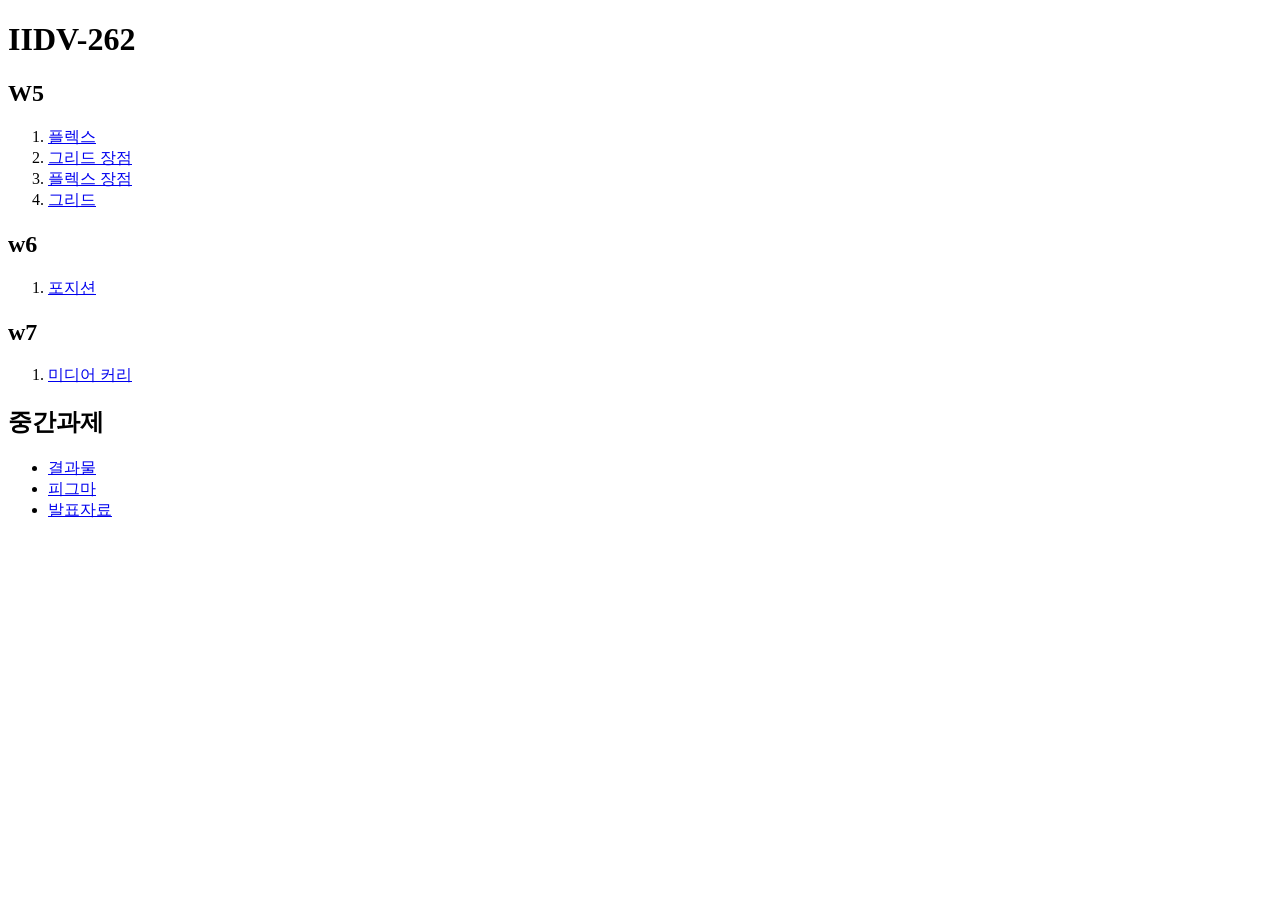
<file: index.html>
<!doctype html>
<html lang="ko">
  <head>
    <meta charset="UTF-8" />
    <meta name="viewport" content="width=device-width, initial-scale=1.0" />
    <title>IIDB-262</title>
  </head>
  <body>
    <h1>IIDV-262</h1>
    <h2>W5</h2>
    <ol>
      <li>
        <a href="./src/w5/code1/index.html">플렉스</a>
      </li>
      <li>
        <a href="./src/w5/code2/index.html">그리드 장점</a>
      </li>
      <li>
        <a href="./src/w5/code3/index.html">플렉스 장점</a>
      </li>
      <li>
        <a href="./src/w5/code4/index.html">그리드</a>
      </li>
    </ol>
    <h2>w6</h2>
    <ol>
      <li>
        <a href="./src/w6/code1/index.html">포지션</a>
      </li>
    </ol>
    <h2>w7</h2>
    <ol>
      <li>
        <a href="./src/w7/code1/index.html"> 미디어 커리 </a>
      </li>
    </ol>
    <h2>중간과제</h2>
    <ul>
      <li><a href="./src/mid/index.html">결과물</a></li>
      <li>
        <a
          href="https://www.figma.com/design/KnkJXyuBuDyLRHQcosePjd/%EC%A4%91%EA%B0%84%EA%B3%BC%EC%A0%9C%ED%94%84%EB%A1%9C%EC%A0%9D%ED%8A%B8?node-id=0-1&t=Oxr0FNFVxXrPdLkd-1"
          >피그마</a
        >
      </li>
      <li>
        <a href=https://youtu.be/sW1iZM9miWk>발표자료</a>
      </li>
    </ul>
  </body>
</html>
</file>
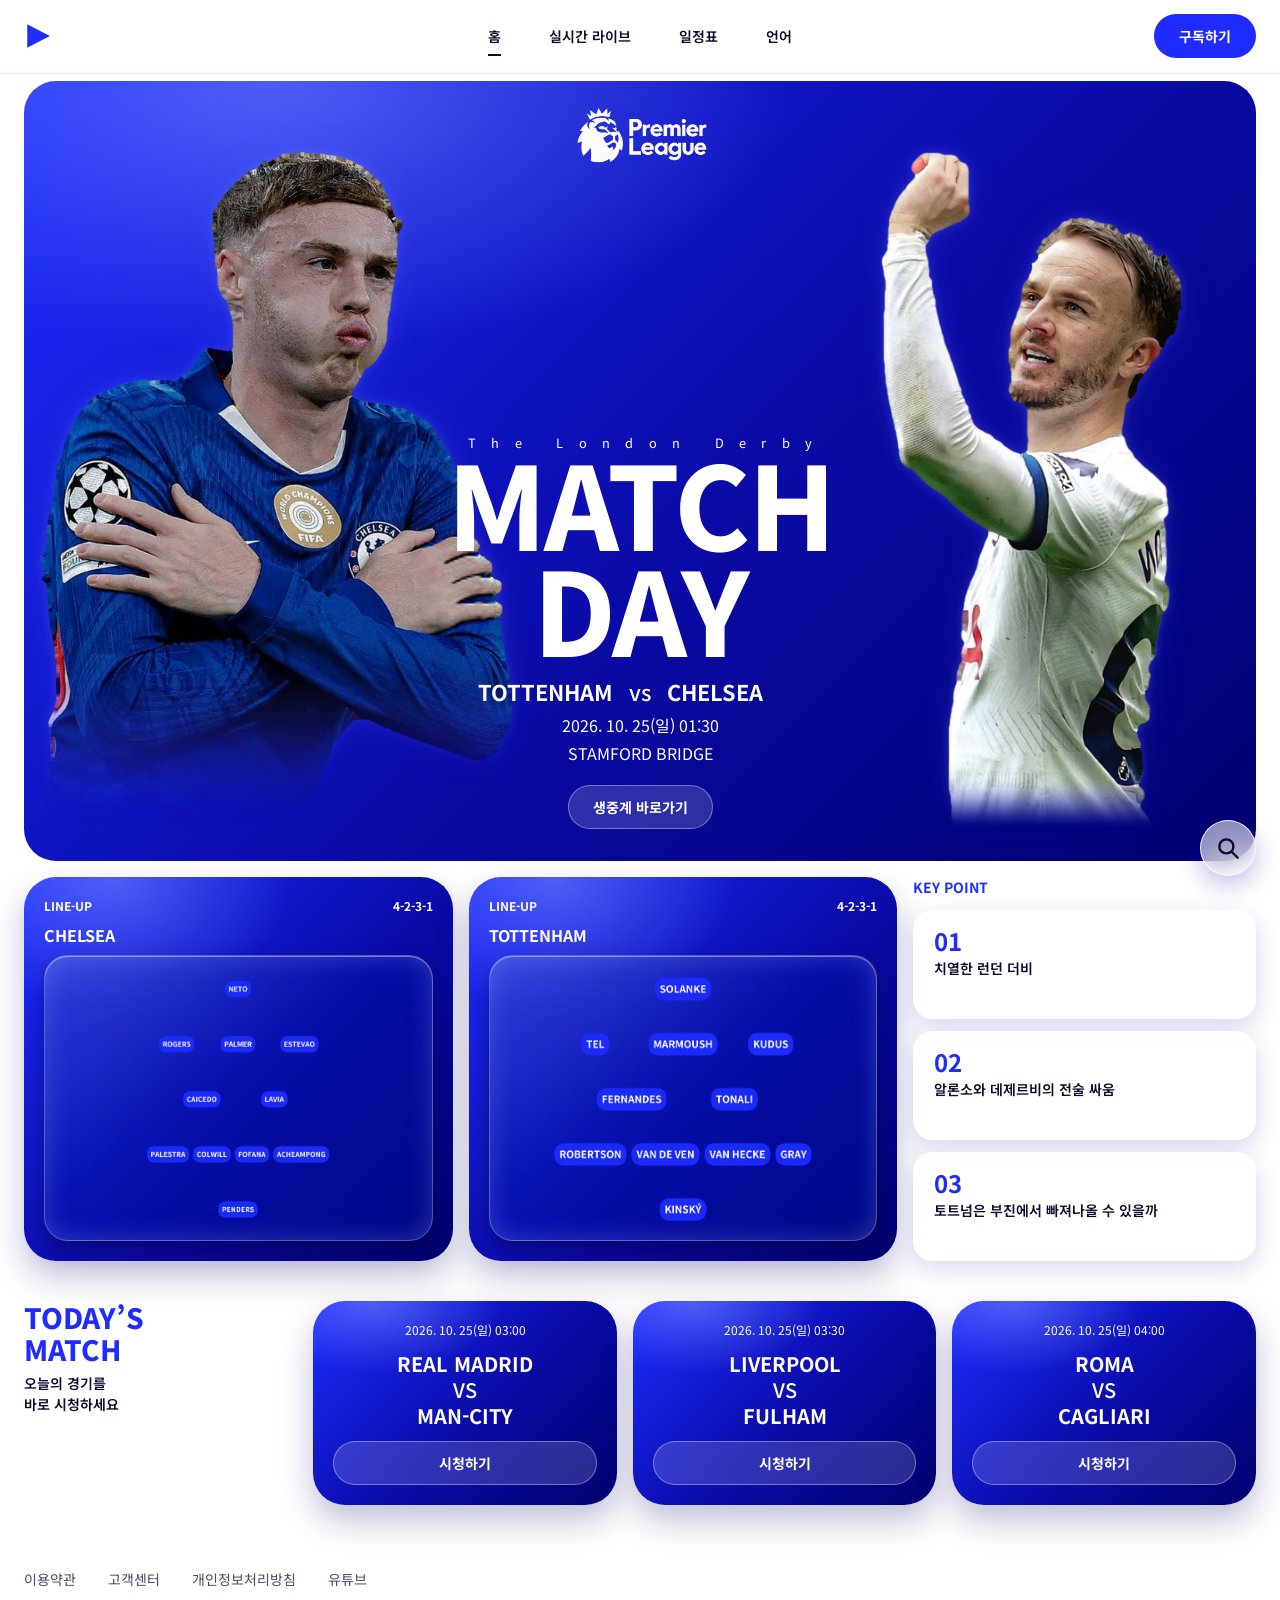
<file: src/mid/index.html>
<!doctype html>
<html lang="ko">
  <head>
    <meta charset="UTF-8" />
    <meta name="viewport" content="width=device-width, initial-scale=1" />
    <title>matchdayweb</title>
    <link rel="preconnect" href="https://fonts.googleapis.com" />
    <link rel="preconnect" href="https://fonts.gstatic.com" crossorigin />
    <link
      href="https://fonts.googleapis.com/css2?family=Noto+Sans+KR:wght@400;500;600;700;800&display=swap"
      rel="stylesheet"
    />
    <link rel="stylesheet" href="./style.css" />
  </head>
  <body>
    <header class="site-header">
      <nav class="nav container" aria-label="주요 메뉴">
        <a class="nav__logo" href="#" aria-label="s홈">
          <svg width="28" height="28" viewBox="0 0 26 26" aria-hidden="true">
            <path d="M3 2 L24 13 L3 24 Z" fill="#1f2bff" />
          </svg>
        </a>
        <ul class="nav__menu">
          <li><a class="is-active" href="#" aria-current="page">홈</a></li>
          <li><a href="#">실시간 라이브</a></li>
          <li><a href="#">일정표</a></li>
          <li><a href="#">언어</a></li>
        </ul>
        <div class="nav__actions">
          <a class="btn btn--primary" href="#">구독하기</a>
          <button class="menu-btn" type="button" aria-label="메뉴 열기">
            <svg
              width="22"
              height="22"
              viewBox="0 0 22 22"
              fill="none"
              stroke="currentColor"
              stroke-width="2"
              stroke-linecap="round"
              aria-hidden="true"
            >
              <path d="M3 6h16M3 11h16M3 16h16" />
            </svg>
          </button>
        </div>
      </nav>
    </header>

    <main class="container">
      <section class="player" aria-labelledby="player-title">
        <div class="player__photos">
          <img
            class="player-cutout"
            src="images/playerphoto1.png"
            alt="선수 이미지"
            decoding="async"
          />

          <img
            class="player-cutout"
            src="images/playerphoto2.png"
            alt="선수 이미지"
            decoding="async"
          />
        </div>
        <div class="epl__league">
          <img src="images/pllogo.png" alt="Premier League" decoding="async" />
        </div>

        <div class="matchtxt__content">
          <p class="matchtxt__head">The London Derby</p>
          <h1 class="matchtxt__title" id="match-title">MATCH<br />DAY</h1>
          <p class="matchtxt__teams">
            <span>TOTTENHAM</span> <span class="matchtxt__vs">vs</span>
            <span>CHELSEA</span>
          </p>
          <p class="matchtxt__date">2026. 10. 25(일) 01:30</p>
          <p class="matchtxt__venue">STAMFORD BRIDGE</p>
          <a class="btn btn--glass matchtxt__cta" href="#">생중계 바로가기</a>
        </div>
      </section>

      <!-- 라인업 -->
      <section class="info" aria-label="경기 정보">
        <article class="lineup lineup--home">
          <div class="lineup__head">
            <span>LINE-UP</span><span>4-2-3-1</span>
          </div>
          <h2 class="lineup__team">CHELSEA</h2>
          <div class="lineup__pitch">
            <!-- 데스크탑: timelinup1 / 태블릿·모바일(768px 이하): timelinup3 -->
            <picture>
              <source
                media="(max-width: 850px)"
                srcset="images/teamlineup3.png"
              />
              <img src="images/teamlineup1.png" alt="" />
            </picture>
          </div>
        </article>

        <article class="lineup lineup--away">
          <div class="lineup__head">
            <span>LINE-UP</span><span>4-2-3-1</span>
          </div>
          <h2 class="lineup__team">TOTTENHAM</h2>
          <div class="lineup__pitch">
            <!-- 데스크탑: timelinup2 / 태블릿·모바일(768px 이하): timelinup4 -->
            <picture>
              <source
                media="(max-width: 850px)"
                srcset="images/teamlineup4.png"
              />
              <img src="images/teamlineup2.png" alt="" />
            </picture>
          </div>
        </article>

        <aside class="key" aria-label="키포인트">
          <h2 class="section-label">KEY POINT</h2>
          <div class="key__item">
            <span class="key__num">01</span
            ><span class="key__text">치열한 런던 더비</span
            ><button class="key__more" type="button" aria-expanded="false">
              더보기
            </button>
          </div>
          <div class="key__item">
            <span class="key__num">02</span
            ><span class="key__text">알론소와 데제르비의 전술 싸움</span
            ><button class="key__more" type="button" aria-expanded="false">
              더보기
            </button>
          </div>
          <div class="key__item">
            <span class="key__num">03</span
            ><span class="key__text">토트넘은 부진에서 빠져나올 수 있을까</span
            ><button class="key__more" type="button" aria-expanded="false">
              더보기
            </button>
          </div>
        </aside>
      </section>

      <!-- 오늘의 경기 -->
      <section class="today" aria-labelledby="today-title">
        <div class="today__intro">
          <h2 class="today__title" id="today-title">TODAY’S<br />MATCH</h2>
          <p class="today__desc">오늘의 경기를<br />바로 시청하세요</p>
        </div>

        <article class="match">
          <p class="match__date">2026. 10. 25(일) 03:00</p>
          <p class="match__teams">
            <span>REAL MADRID</span> <span class="match__vs">VS</span>
            <span>MAN-CITY</span>
          </p>
          <a class="btn btn--glass" href="#">시청하기</a>
        </article>

        <article class="match">
          <p class="match__date">2026. 10. 25(일) 03:30</p>
          <p class="match__teams">
            <span>LIVERPOOL</span> <span class="match__vs">VS</span>
            <span>FULHAM</span>
          </p>
          <a class="btn btn--glass" href="#">시청하기</a>
        </article>

        <article class="match">
          <p class="match__date">2026. 10. 25(일) 04:00</p>
          <p class="match__teams">
            <span>ROMA</span> <span class="match__vs">VS</span>
            <span>CAGLIARI</span>
          </p>
          <a class="btn btn--glass" href="#">시청하기</a>
        </article>
      </section>
    </main>

    <footer class="container footer">
      <a href="#">이용약관</a>
      <a href="#">고객센터</a>
      <a href="#">개인정보처리방침</a>
      <a href="#">유튜브</a>
    </footer>

    <!-- 화면에 고정된 검색 버튼 -->
    <button class="search-fab" type="button" aria-label="검색">
      <svg
        width="26"
        height="26"
        viewBox="0 0 24 24"
        fill="none"
        stroke="currentColor"
        stroke-width="2.2"
        stroke-linecap="round"
        aria-hidden="true"
      >
        <circle cx="10.5" cy="10.5" r="6.5" />
        <path d="M15.5 15.5L21 21" />
      </svg>
    </button>

    <script>
      // 한 줄을 넘는 문장에만 '더보기' 버튼 활성화
      (function () {
        var items = document.querySelectorAll(".key__item");
        function check(item) {
          var text = item.querySelector(".key__text");
          var btn = item.querySelector(".key__more");
          if (!text || !btn || item.classList.contains("is-open")) return;
          btn.classList.toggle(
            "is-visible",
            text.scrollWidth > text.clientWidth,
          );
        }
        items.forEach(function (item) {
          var btn = item.querySelector(".key__more");
          btn.addEventListener("click", function () {
            var open = item.classList.toggle("is-open");
            btn.textContent = open ? "접기" : "더보기";
            btn.setAttribute("aria-expanded", open);
            if (!open) check(item);
          });
          if ("ResizeObserver" in window) {
            new ResizeObserver(function () {
              check(item);
            }).observe(item);
          }
          check(item);
        });
        window.addEventListener("resize", function () {
          items.forEach(check);
        });
        window.addEventListener("load", function () {
          items.forEach(check);
        });
      })();
    </script>
  </body>
</html>
</file>
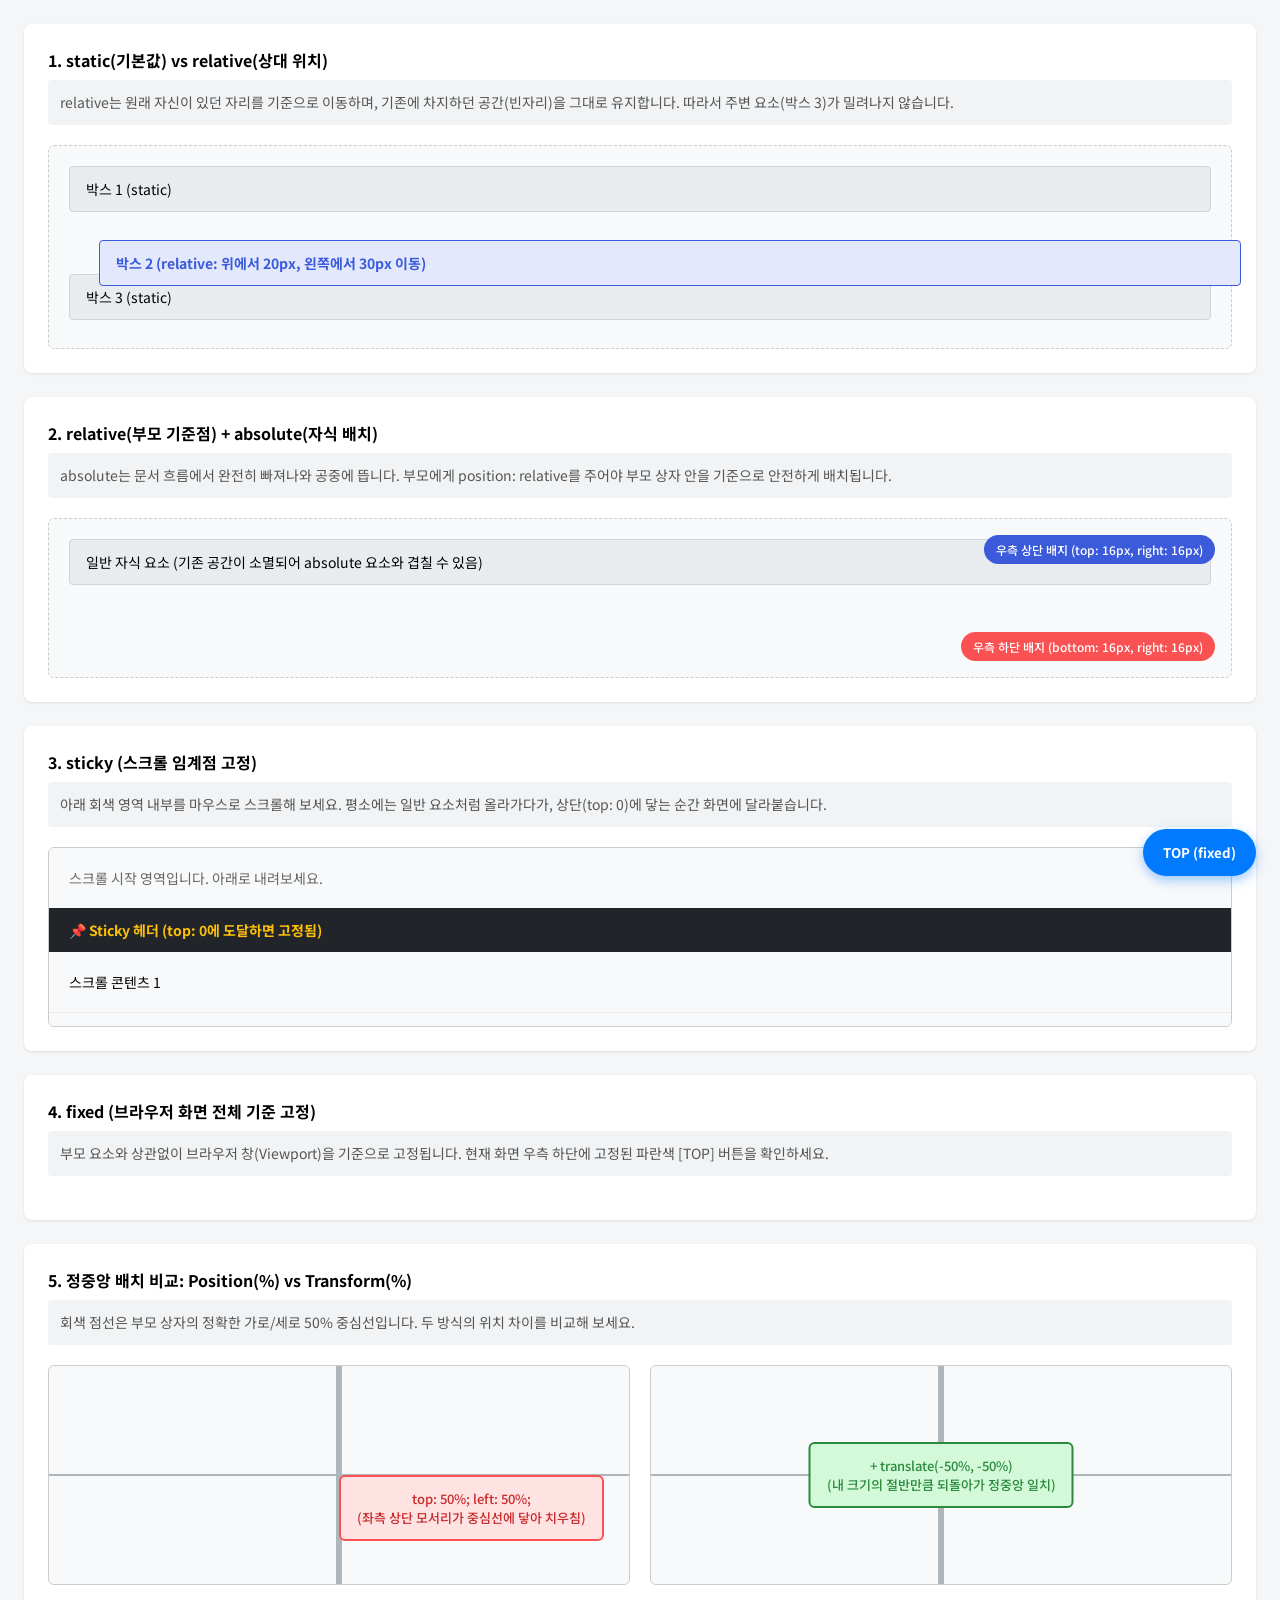
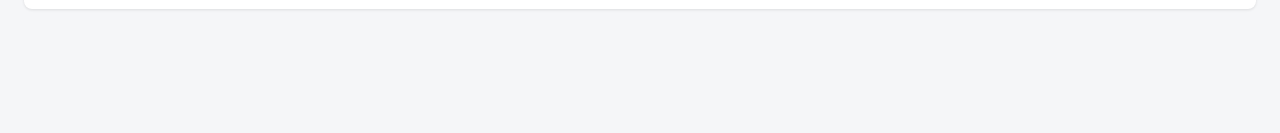
<file: src/w6/code1/index.html>
<!doctype html>
<html lang="en">
  <head>
    <meta charset="UTF-8" />
    <link rel="stylesheet" href="./style.css" />
    <meta name="viewport" content="width=device-width, initial-scale=1.0" />
    <title>Pen</title>
    <!-- Noto Sans KR 폰트 -->
    <link
      href="https://fonts.googleapis.com/css2?family=Noto+Sans+KR:wght@400;500;700&display=swap"
      rel="stylesheet"
    />
  </head>
  <body>
    <!-- 1. static vs relative -->
    <div class="box">
      <h3 class="title">1. static(기본값) vs relative(상대 위치)</h3>
      <p class="desc">
        relative는 원래 자신이 있던 자리를 기준으로 이동하며, 기존에 차지하던
        공간(빈자리)을 그대로 유지합니다. 따라서 주변 요소(박스 3)가 밀려나지
        않습니다.
      </p>

      <div class="demo-stage">
        <div class="item">박스 1 (static)</div>
        <div class="item pos-relative">
          박스 2 (relative: 위에서 20px, 왼쪽에서 30px 이동)
        </div>
        <div class="item" style="position: relative">박스 3 (static)</div>
      </div>
    </div>

    <!-- 2. relative(부모 기준점) + absolute(절대 위치) -->
    <div class="box">
      <h3 class="title">2. relative(부모 기준점) + absolute(자식 배치)</h3>
      <p class="desc">
        absolute는 문서 흐름에서 완전히 빠져나와 공중에 뜹니다. 부모에게
        position: relative를 주어야 부모 상자 안을 기준으로 안전하게 배치됩니다.
      </p>

      <div class="demo-stage parent-relative">
        <div class="item">
          일반 자식 요소 (기존 공간이 소멸되어 absolute 요소와 겹칠 수 있음)
        </div>
        <span class="badge pos-absolute-top">
          우측 상단 배지 (top: 16px, right: 16px)
        </span>
        <span class="badge pos-absolute-bottom">
          우측 하단 배지 (bottom: 16px, right: 16px)
        </span>
      </div>
    </div>

    <!-- 3. sticky (스크롤 반응형 고정) -->
    <div class="box">
      <h3 class="title">3. sticky (스크롤 임계점 고정)</h3>
      <p class="desc">
        아래 회색 영역 내부를 마우스로 스크롤해 보세요. 평소에는 일반 요소처럼
        올라가다가, 상단(top: 0)에 닿는 순간 화면에 달라붙습니다.
      </p>

      <div class="scroll-container">
        <div class="scroll-text">
          스크롤 시작 영역입니다. 아래로 내려보세요.
        </div>
        <div class="sticky-bar">📌 Sticky 헤더 (top: 0에 도달하면 고정됨)</div>
        <div class="scroll-content">
          <p>스크롤 콘텐츠 1</p>
          <p>스크롤 콘텐츠 2</p>
          <p>스크롤 콘텐츠 3</p>
          <p>스크롤 콘텐츠 4</p>
          <p>스크롤 콘텐츠 5</p>
        </div>
      </div>
    </div>

    <!-- 4. fixed (뷰포트 고정) -->
    <div class="box">
      <h3 class="title">4. fixed (브라우저 화면 전체 기준 고정)</h3>
      <p class="desc">
        부모 요소와 상관없이 브라우저 창(Viewport)을 기준으로 고정됩니다. 현재
        화면 우측 하단에 고정된 파란색 [TOP] 버튼을 확인하세요.
      </p>

      <!-- 코드 위치는 이 섹션 안에 있지만, 화면 우측 하단에 고정되어 표시됨 -->
      <button class="fixed-btn">TOP (fixed)</button>
    </div>

    <!-- 5. 퍼센트(%) 기준점 차이: Position vs Transform -->
    <div class="box">
      <h3 class="title">5. 정중앙 배치 비교: Position(%) vs Transform(%)</h3>
      <p class="desc">
        회색 점선은 부모 상자의 정확한 가로/세로 50% 중심선입니다. 두 방식의
        위치 차이를 비교해 보세요.
      </p>

      <div class="compare-grid">
        <!-- 5-1. top/left만 쓴 경우 -->
        <div class="center-stage">
          <div class="target only-pos">
            top: 50%; left: 50%;
            <br />
            (좌측 상단 모서리가 중심선에 닿아 치우침)
          </div>
        </div>

        <!-- 5-2. transform까지 함께 쓴 경우 -->
        <div class="center-stage">
          <div class="target with-transform">
            + translate(-50%, -50%)
            <br />
            (내 크기의 절반만큼 되돌아가 정중앙 일치)
          </div>
        </div>
      </div>
    </div>
  </body>
</html>
</file>
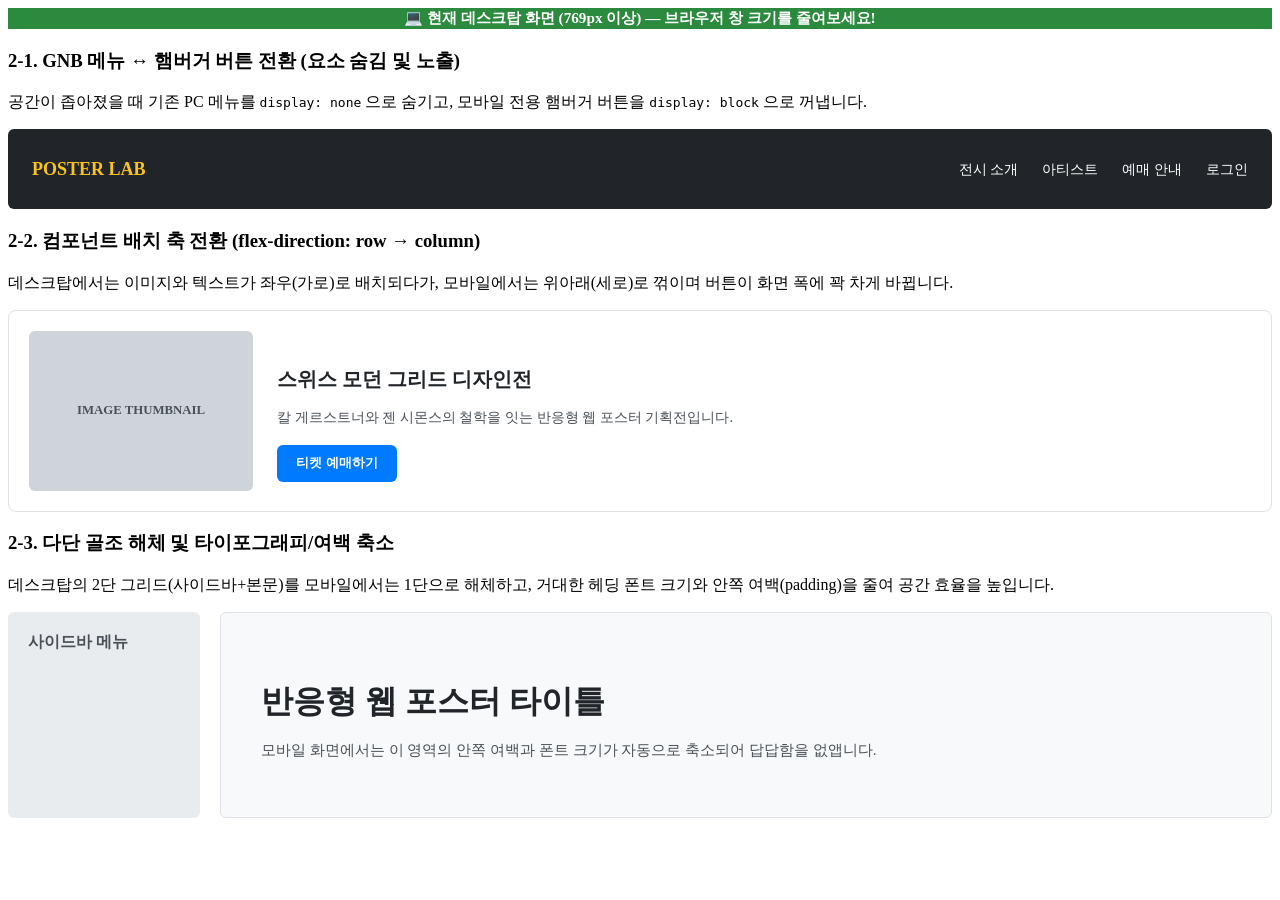
<file: src/w7/code1/index.html>
<!doctype html>
<html lang="en">
  <head>
    <meta charset="UTF-8" />
    <link rel="stylesheet" href="./style.css" />
    <meta name="viewport" content="width=device-width, initial-scale=1.0" />
    <title>Pen</title>
  </head>
  <body>
    <!-- 현재 화면 상태 감지용 배너 -->
    <div class="box status-banner-box">
      <div class="status-indicator">
        💻 현재 데스크탑 화면 (769px 이상) — 브라우저 창 크기를 줄여보세요!
      </div>
    </div>

    <!-- 2-1. GNB 네비게이션: 메뉴 노출 및 햄버거 버튼 전환 -->
    <div class="box">
      <h3 class="title">
        2-1. GNB 메뉴 ↔ 햄버거 버튼 전환 (요소 숨김 및 노출)
      </h3>
      <p class="desc">
        공간이 좁아졌을 때 기존 PC 메뉴를
        <code>display: none</code>
        으로 숨기고, 모바일 전용 햄버거 버튼을
        <code>display: block</code>
        으로 꺼냅니다.
      </p>

      <header class="mq-gnb">
        <div class="logo">POSTER LAB</div>
        <ul class="pc-menu">
          <li>전시 소개</li>
          <li>아티스트</li>
          <li>예매 안내</li>
          <li>로그인</li>
        </ul>
        <button class="mobile-menu-btn" aria-label="메뉴 열기">☰ 메뉴</button>
      </header>
    </div>

    <!-- 2-2. 프로모션 카드: Flexbox 축(방향) 전환 -->
    <div class="box">
      <h3 class="title">
        2-2. 컴포넌트 배치 축 전환 (flex-direction: row → column)
      </h3>
      <p class="desc">
        데스크탑에서는 이미지와 텍스트가 좌우(가로)로 배치되다가, 모바일에서는
        위아래(세로)로 꺾이며 버튼이 화면 폭에 꽉 차게 바뀝니다.
      </p>

      <article class="promo-card">
        <div class="promo-img-placeholder">IMAGE THUMBNAIL</div>
        <div class="promo-content">
          <h4 class="promo-heading">스위스 모던 그리드 디자인전</h4>
          <p class="promo-text">
            칼 게르스트너와 젠 시몬스의 철학을 잇는 반응형 웹 포스터
            기획전입니다.
          </p>
          <button class="btn-primary">티켓 예매하기</button>
        </div>
      </article>
    </div>

    <!-- 2-3. 전체 레이아웃 골조 해체 및 타이포그래피/여백 축소 -->
    <div class="box">
      <h3 class="title">2-3. 다단 골조 해체 및 타이포그래피/여백 축소</h3>
      <p class="desc">
        데스크탑의 2단 그리드(사이드바+본문)를 모바일에서는 1단으로 해체하고,
        거대한 헤딩 폰트 크기와 안쪽 여백(padding)을 줄여 공간 효율을 높입니다.
      </p>

      <div class="mq-layout">
        <aside class="mq-sidebar">사이드바 메뉴</aside>
        <main class="mq-main">
          <h2 class="mq-hero-title">반응형 웹 포스터 타이틀</h2>
          <p>
            모바일 화면에서는 이 영역의 안쪽 여백과 폰트 크기가 자동으로
            축소되어 답답함을 없앱니다.
          </p>
        </main>
      </div>
    </div>
  </body>
</html>
</file>
<file: src/mid/style.css>
:root {
  --blue: #1f2bff;
  --blue-mid: #0b0ba8;
  --navy: #00003c;
  --ink: #0b0b2a;
  --muted: #4a4a6a;
  --glass-border: rgba(255, 255, 255, 0.35);
  --radius-lg: 2rem;
  --radius-md: 1.25rem;
  --ease-out: cubic-bezier(0.2, 0.75, 0.2, 1);
}

*,
*::before,
*::after {
  box-sizing: border-box;
}
* {
  margin: 0;
}

html {
  -webkit-text-size-adjust: 100%;
}

body {
  font-family: "Noto Sans KR", sans-serif;
  font-size: 1rem;
  line-height: 1.5;
  color: var(--ink);
  background: #fff;
  min-height: 100dvh;
  display: flex;
  flex-direction: column;
  overflow-x: clip;
}

a {
  color: inherit;
  text-decoration: none;
}
ul {
  list-style: none;
  padding: 0;
}
button {
  font: inherit;
  color: inherit;
}
img {
  max-width: 100%;
  image-rendering: auto;
}

:focus-visible {
  outline: 3px solid var(--blue);
  outline-offset: 2px;
}

.container {
  width: calc(100% - 3rem);
  margin-inline: auto;
}

/* ========== 버튼 ========== */
.btn {
  display: inline-flex;
  align-items: center;
  justify-content: center;
  min-height: 2.75rem;
  padding: 0 1.5rem;
  border: 1px solid transparent;
  border-radius: 999px;
  font-size: 0.875rem;
  font-weight: 700;
  white-space: nowrap;
  cursor: pointer;
  transition:
    transform 0.15s ease,
    background-color 0.15s ease;
}
.btn:hover {
  transform: translateY(-1px);
}
.btn--primary {
  background: var(--blue);
  color: #fff;
}
.btn--glass {
  background: rgba(255, 255, 255, 0.16);
  border-color: var(--glass-border);
  color: #fff;
  -webkit-backdrop-filter: blur(12px);
  backdrop-filter: blur(12px);
}
.btn--glass:hover {
  background: rgba(255, 255, 255, 0.26);
}

/* ========== 내비게이션바 ========== */
.site-header {
  position: sticky;
  top: 0;
  z-index: 50;
  background: rgba(255, 255, 255, 0.72);
  -webkit-backdrop-filter: blur(16px) saturate(160%);
  backdrop-filter: blur(16px) saturate(160%);
  border-bottom: 1px solid rgba(255, 255, 255, 0.7);
  box-shadow: 0 1px 0 rgba(11, 11, 168, 0.08);
}

.nav {
  display: grid;
  grid-template-columns: 1fr auto 1fr;
  align-items: center;
  height: 4.5rem;
}
.nav__logo {
  justify-self: start;
  display: inline-flex;
}
.nav__menu {
  display: flex;
  gap: 3rem;
  font-size: 0.875rem;
  font-weight: 600;
}
.nav__menu a {
  padding-block: 0.5rem;
}
.nav__menu a.is-active {
  border-bottom: 2px solid var(--ink);
}
.nav__actions {
  justify-self: end;
  display: flex;
  align-items: center;
  gap: 0.5rem;
}
.menu-btn {
  display: none;
  width: 2.75rem;
  height: 2.75rem;
  place-items: center;
  border: 0;
  border-radius: 50%;
  background: rgba(255, 255, 255, 0.6);
  cursor: pointer;
}

.player {
  position: relative;
  display: grid;
  grid-template-columns: minmax(0, 1fr);
  grid-template-rows: minmax(0, 1fr);
  height: max(32rem, calc(100dvh - 7.5rem));
  margin-top: 0.5rem;
  padding: 1.5rem 2rem 2rem;
  overflow: hidden;
  border-radius: var(--radius-lg);
  color: #fff;
  background:
    radial-gradient(
      60% 50% at 20% 0%,
      rgba(120, 140, 255, 0.55),
      transparent 70%
    ),
    linear-gradient(135deg, #1c2cff 0%, var(--blue-mid) 55%, #00006e 100%);
}

.player__photos {
  grid-area: 1 / 1;
  display: flex;
  justify-content: center;
  align-items: flex-end;
  min-height: 0;
  min-width: 0;
  padding-top: 2.5rem;
  z-index: 1;
}

.player-cutout {
  display: block;
  flex: 0 1 auto;
  width: auto;
  max-width: none;
  height: 100%;
  min-width: 0;
  min-height: 0;
  object-fit: contain;
  object-position: center bottom;
  filter: drop-shadow(0 0 5px rgba(100, 120, 255, 0.25))
    drop-shadow(0 0 15px rgba(100, 120, 255, 0.15));
}
.player-cutout:first-child {
  object-position: right bottom;
  translate: -30% 0;
}
.player-cutout:last-child {
  object-position: left bottom;
  translate: 30% 0;
}

.epl__league {
  grid-area: 1 / 1;
  justify-self: center;
  align-self: start;
  z-index: 3;
  width: max(5.5rem, 11vw);
}
.epl__league img {
  width: 100%;
  height: auto;
  display: block;
  object-fit: contain;
}

.matchtxt__content {
  grid-area: 1 / 1;
  align-self: end;
  justify-self: center;
  z-index: 2;
  display: grid;
  justify-items: center;
  text-align: center;
  gap: 0.25rem;
  min-width: 0;
  max-width: 100%;
  width: 100%;
  grid-template-columns: minmax(0, 1fr);
  grid-template-areas: "kicker" "title" "teams" "date" "venue" "cta";
}
.matchtxt__head {
  --ls: 1.2em;
  grid-area: kicker;
  font-size: max(0.6875rem, 1vw);
  letter-spacing: var(--ls);
  padding-left: var(--ls);
  margin-bottom: -0.75rem;
}
.matchtxt__title {
  grid-area: title;
  font-size: max(4rem, min(9vw, 15dvh));
  font-weight: 800;
  line-height: 0.92;
  letter-spacing: -0.02em;
  margin-block: 0.25rem 0.75rem;
}
.matchtxt__teams {
  grid-area: teams;
  display: grid;
  grid-template-columns: minmax(0, 1fr) auto minmax(0, 1fr);
  align-items: baseline;
  justify-self: stretch;
  column-gap: 1rem;
  font-size: max(1.125rem, 1.7vw);
  font-weight: 700;
}
.matchtxt__teams > span:first-child {
  justify-self: end;
}
.matchtxt__teams > span:last-child {
  justify-self: start;
}
.matchtxt__vs {
  justify-self: center;
  font-weight: 500;
}
.matchtxt__date {
  grid-area: date;
  font-size: 1rem;
}
.matchtxt__venue {
  grid-area: venue;
  font-size: 1rem;
}
.matchtxt__cta {
  grid-area: cta;
  margin-top: 1rem;
}

/* ========== 라인업  ========== */
.info {
  display: grid;
  grid-template-columns: repeat(2, minmax(0, 1fr)) minmax(0, 0.8fr);
  grid-template-areas: "home away key";
  gap: 1rem;
  margin-top: 1rem;
}
.lineup--home {
  grid-area: home;
}
.lineup--away {
  grid-area: away;
}

.lineup {
  display: grid;
  grid-template-rows: auto auto minmax(0, 1fr);
  gap: 0.5rem;
  min-width: 0;
  min-height: 24rem;
  padding: 1.25rem;
  border-radius: var(--radius-lg);
  color: #fff;
  background:
    radial-gradient(
      60% 50% at 20% 0%,
      rgba(120, 140, 255, 0.55),
      transparent 70%
    ),
    linear-gradient(135deg, #1c2cff 0%, var(--blue-mid) 55%, #00006e 100%);
  box-shadow: 0 1rem 2rem rgba(0, 0, 110, 0.25);
}
.lineup__head {
  display: flex;
  justify-content: space-between;
  font-size: 0.75rem;
  font-weight: 700;
}
.lineup__team {
  font-size: 1rem;
  font-weight: 700;
}

.lineup__pitch {
  position: relative;
  min-height: 0;
  border-radius: 1.5rem;
  background:
    linear-gradient(
      145deg,
      rgba(255, 255, 255, 0.14) 0%,
      rgba(255, 255, 255, 0) 45%
    ),
    rgba(0, 25, 170, 0.3);
  border: 1px solid rgba(255, 255, 255, 0.3);
  box-shadow:
    inset 0 1px 0 rgba(255, 255, 255, 0.4),
    inset 0 0 1.5rem rgba(150, 170, 255, 0.28),
    0 0.5rem 1.25rem rgba(0, 0, 40, 0.35);
  -webkit-backdrop-filter: blur(16px);
  backdrop-filter: blur(16px);
}
.lineup__pitch picture {
  position: absolute;
  inset: 0.5rem;
  z-index: 1;
  display: block;
}
.lineup__pitch img {
  display: block;
  width: 100%;
  height: 100%;
  object-fit: contain;
  object-position: center;
}

.key {
  grid-area: key;
  display: grid;
  grid-template-rows: auto repeat(3, 1fr);
  gap: 0.75rem;
  min-width: 0;
}
.section-label {
  font-size: 0.875rem;
  font-weight: 700;
  color: var(--blue);
}
.key__item {
  display: grid;
  align-content: center;
  gap: 0.125rem;
  padding: 1rem 1.25rem;
  border: 1px solid rgba(255, 255, 255, 0.9);
  border-radius: var(--radius-md);
  background: rgba(255, 255, 255, 0.72);
  box-shadow: 0 0.5rem 1.5rem rgba(11, 11, 168, 0.16);
  -webkit-backdrop-filter: blur(14px);
  backdrop-filter: blur(14px);
}
.key__num {
  font-size: 1.5rem;
  font-weight: 700;
  line-height: 1.2;
  color: var(--blue);
}
.key__item {
  min-width: 0;
  align-content: start;
}
/* 기본: 한 줄만 표시, 넘치면 … */
.key__text {
  display: block;
  min-width: 0;
  overflow: hidden;
  white-space: nowrap;
  text-overflow: ellipsis;
  font-size: 0.875rem;
  font-weight: 600;
}

.key__more {
  justify-self: start;
  margin-top: 0.125rem;
  padding: 0;
  border: 0;
  background: none;
  font-size: 0.75rem;
  font-weight: 700;
  color: var(--blue);
  cursor: pointer;
  visibility: hidden;
}
.key__more.is-visible,
.key__item.is-open .key__more {
  visibility: visible;
}
.key__more:hover {
  text-decoration: underline;
}
/* 펼친 상태 */
.key__item.is-open .key__text {
  overflow: visible;
  white-space: normal;
  word-break: keep-all;
}

/* ========== 오늘의 경기 ========== */
.today {
  display: grid;
  grid-template-columns: minmax(0, 0.9fr) repeat(3, minmax(0, 1fr));
  gap: 1rem;
  margin-top: 2.5rem;
}
.today__title {
  font-size: 1.75rem;
  font-weight: 800;
  line-height: 1.15;
  color: var(--blue);
}
.today__desc {
  margin-top: 0.5rem;
  font-size: 0.875rem;
  font-weight: 600;
}

.match {
  display: grid;
  align-content: space-between;
  gap: 0.75rem;
  min-width: 0;
  padding: 1.25rem;
  text-align: center;
  border-radius: var(--radius-lg);
  color: #fff;
  background:
    radial-gradient(
      60% 50% at 20% 0%,
      rgba(120, 140, 255, 0.55),
      transparent 70%
    ),
    linear-gradient(135deg, #1c2cff 0%, var(--blue-mid) 55%, #00006e 100%);
  box-shadow: 0 1rem 2rem rgba(0, 0, 110, 0.25);
}
.match__date {
  font-size: 0.75rem;
}
.match__teams {
  display: grid;
  justify-items: center;
  font-size: 1.25rem;
  font-weight: 700;
  line-height: 1.3;
}
.match__vs {
  font-weight: 500;
}

/* ========== 푸터 ========== */
.footer {
  display: flex;
  flex-wrap: wrap;
  gap: 0.5rem 2rem;
  margin-top: auto;
  padding-block: 4rem 1rem;
  font-size: 0.875rem;
  color: var(--muted);
}
.footer a:hover {
  color: var(--blue);
}

/* ========== 고정 검색 버튼 ========== */
.search-fab {
  position: fixed;
  right: 1.5rem;
  bottom: 1.5rem;
  z-index: 60;
  display: grid;
  place-items: center;
  width: 3.5rem;
  height: 3.5rem;
  border: 1px solid rgba(255, 255, 255, 0.85);
  border-radius: 50%;
  background: rgba(255, 255, 255, 0.55);
  box-shadow: 0 0.5rem 1.5rem rgba(11, 11, 168, 0.28);
  -webkit-backdrop-filter: blur(16px);
  backdrop-filter: blur(16px);
  cursor: pointer;
}

/* =====================================================
   등장 애니메이션
   ===================================================== */
@keyframes fade-down {
  from {
    opacity: 0;
    transform: translateY(-1rem);
  }
  to {
    opacity: 1;
    transform: none;
  }
}
@keyframes box-in {
  from {
    opacity: 0;
    transform: translateY(1.5rem) scale(0.98);
  }
  to {
    opacity: 1;
    transform: none;
  }
}
@keyframes fade-in {
  from {
    opacity: 0;
  }
  to {
    opacity: 1;
  }
}
@keyframes player-left {
  from {
    opacity: 0;
    transform: translateX(-12%) scale(0.96);
    filter: blur(8px) drop-shadow(0 0 5px rgba(100, 120, 255, 0.25))
      drop-shadow(0 0 15px rgba(100, 120, 255, 0.15));
  }
  to {
    opacity: 1;
    transform: none;
    filter: blur(0) drop-shadow(0 0 5px rgba(100, 120, 255, 0.25))
      drop-shadow(0 0 15px rgba(100, 120, 255, 0.15));
  }
}
@keyframes player-right {
  from {
    opacity: 0;
    transform: translateX(12%) scale(0.96);
    filter: blur(8px) drop-shadow(0 0 5px rgba(100, 120, 255, 0.25))
      drop-shadow(0 0 15px rgba(100, 120, 255, 0.15));
  }
  to {
    opacity: 1;
    transform: none;
    filter: blur(0) drop-shadow(0 0 5px rgba(100, 120, 255, 0.25))
      drop-shadow(0 0 15px rgba(100, 120, 255, 0.15));
  }
}
@keyframes text-rise {
  from {
    opacity: 0;
    transform: translateY(1.25rem);
  }
  to {
    opacity: 1;
    transform: none;
  }
}
@keyframes title-in {
  from {
    opacity: 0;
    transform: translateY(2rem) scale(0.96);
    filter: blur(10px);
    letter-spacing: 0.06em;
  }
  to {
    opacity: 1;
    transform: none;
    filter: blur(0);
    letter-spacing: -0.02em;
  }
}
@keyframes head-in {
  from {
    opacity: 0;
    letter-spacing: 0.2em;
  }
  to {
    opacity: 1;
    letter-spacing: var(--ls);
  }
}

.site-header {
  animation: fade-down 0.6s var(--ease-out) backwards;
}
.player {
  animation: box-in 0.8s var(--ease-out) 0.1s backwards;
}
.epl__league {
  animation: fade-in 0.7s ease 0.5s backwards;
}
.player-cutout:first-child {
  animation: player-left 1s var(--ease-out) 0.55s backwards;
}
.player-cutout:last-child {
  animation: player-right 1s var(--ease-out) 0.75s backwards;
}
.matchtxt__head {
  animation: head-in 0.9s var(--ease-out) 1s backwards;
}
.matchtxt__title {
  animation: title-in 0.9s var(--ease-out) 1.15s backwards;
}
.matchtxt__teams {
  animation: text-rise 0.6s var(--ease-out) 1.4s backwards;
}
.matchtxt__date {
  animation: text-rise 0.6s var(--ease-out) 1.5s backwards;
}
.matchtxt__venue {
  animation: text-rise 0.6s var(--ease-out) 1.6s backwards;
}
.matchtxt__cta {
  animation: text-rise 0.6s var(--ease-out) 1.75s backwards;
}
.info {
  animation: fade-in 0.8s ease 1.9s backwards;
}

@media (prefers-reduced-motion: reduce) {
  *,
  *::before,
  *::after {
    animation: none !important;
    transition: none !important;
  }
}

/* =====================================================
   태블릿
   ===================================================== */
@media (max-width: 850px) {
  .nav {
    grid-template-columns: 1fr auto;
  }
  .nav__menu {
    display: none;
  }
  .menu-btn {
    display: grid;
  }

  .player {
    height: clamp(34rem, 92vw, 48rem);
    padding: 1.25rem;
  }

  .player__photos {
    align-self: start;
    height: 70%;
    padding-top: 2.5rem;
  }
  .player-cutout:first-child {
    translate: -8% 0;
  }
  .player-cutout:last-child {
    translate: 8% 0;
  }
  .epl__league {
    justify-self: start;
    width: clamp(5rem, 15vw, 7.5rem);
  }

  .matchtxt__content {
    justify-self: stretch;
    justify-items: start;
    text-align: left;
    grid-template-columns: minmax(0, 1fr) auto;
    grid-template-areas:
      "kicker kicker"
      "title  title"
      "teams  cta"
      "date   cta"
      "venue  cta";
  }
  .matchtxt__head {
    --ls: 0.5em;
    padding-left: 0;
    margin-bottom: -0.5rem;
    font-size: 0.8125rem;
  }
  .matchtxt__title {
    font-size: clamp(3.5rem, 14vw, 7rem);
  }
  .matchtxt__teams {
    display: block;
    font-size: clamp(1rem, 2.8vw, 1.25rem);
  }
  .matchtxt__vs {
    margin-inline: 0.5rem;
  }
  .matchtxt__cta {
    align-self: end;
    justify-self: end;
    margin-top: 0;
  }

  .info {
    grid-template-columns: repeat(2, minmax(0, 1fr));
    grid-template-areas:
      "home away"
      "key  key";
  }
  .lineup {
    min-height: 0;
    height: clamp(22rem, 62vw, 30rem);
  }
  .key {
    grid-template-columns: repeat(3, minmax(0, 1fr));
    grid-template-rows: auto auto;
  }
  .section-label {
    grid-column: 1 / -1;
  }

  .today {
    grid-template-columns: 1fr;
    gap: 0.75rem;
  }
  .today__intro {
    margin-bottom: 0.25rem;
  }
  .today__title br {
    display: none;
  }
  .match {
    text-align: left;
  }
  .match__teams {
    display: block;
    font-size: 1.125rem;
  }
  .match__vs {
    margin-inline: 0.25rem;
  }
}

/* =====================================================
   모바일
   ===================================================== */
@media (max-width: 500px) {
  .container {
    width: calc(100% - 1.5rem);
  }
  .nav {
    height: 3.5rem;
  }
  .btn {
    padding: 0 1rem;
  }

  .player {
    height: clamp(38rem, 160vw, 46rem);
    padding: 1rem;
    border-radius: 1.5rem;
  }
  /* 모바일에서는 선수 한 명만 */
  .player__photos {
    grid-template-columns: minmax(0, 1fr);
    align-self: start;
    height: 72%;
    padding-top: 2.5rem;
  }
  .player-cutout:last-child {
    display: none;
  }
  .player-cutout:first-child {
    object-position: center bottom;
    translate: none;
  }
  .epl__league {
    width: 5rem;
  }

  .matchtxt__content {
    grid-template-columns: minmax(0, 1fr);
    grid-template-areas: "kicker" "title" "teams" "date" "venue" "cta";
  }
  .matchtxt__head {
    --ls: 0.3em;
    font-size: 0.75rem;
  }
  .matchtxt__title {
    font-size: clamp(3rem, 17vw, 4.5rem);
    margin-bottom: 0.5rem;
  }
  .matchtxt__teams {
    display: grid;
    grid-template-columns: minmax(0, 1fr);
    justify-self: start;
    row-gap: 0;
    font-size: 1.0625rem;
  }
  .matchtxt__teams > span:first-child,
  .matchtxt__teams > span:last-child,
  .matchtxt__vs {
    justify-self: start;
    margin-inline: 0;
  }
  .matchtxt__date {
    font-size: 0.875rem;
  }
  .matchtxt__venue {
    font-size: 0.8125rem;
  }
  .matchtxt__cta {
    justify-self: stretch;
    align-self: auto;
    margin-top: 0.75rem;
  }

  .info {
    grid-template-columns: minmax(0, 1fr);
    grid-template-areas: "home" "away" "key";
  }
  .lineup {
    height: clamp(22rem, 105vw, 28rem);
  }
  .key {
    grid-template-columns: minmax(0, 1fr);
  }

  /* 오늘의 경기: 가로 정렬 + 넘치는 부분은 좌우 스크롤 */
  .today {
    grid-template-columns: repeat(3, minmax(15rem, 78%));
    gap: 0.75rem;
    overflow-x: auto;
    overscroll-behavior-x: contain;
    scroll-snap-type: x mandatory;
    scroll-padding-inline: 0;
    padding-bottom: 1rem;
    -webkit-overflow-scrolling: touch;
    scrollbar-width: thin;
    scrollbar-color: var(--blue) transparent;
  }
  .today__intro {
    grid-column: 1 / -1;
    justify-self: start;
    position: sticky;
    left: 0;
    margin-bottom: 0;
  }
  .match {
    scroll-snap-align: start;
    min-height: 9.5rem;
    text-align: center;
  }
  .match__teams {
    display: grid;
    font-size: 1.125rem;
  }
  .match__vs {
    margin-inline: 0;
  }

  .footer {
    gap: 0.5rem 1.25rem;
    padding-block: 3rem 1rem;
  }
  .search-fab {
    right: 1rem;
    bottom: 1rem;
    width: 3rem;
    height: 3rem;
  }
}
</file>
<file: src/w6/code1/style.css>
/* =========================================
   공통 세팅 및 재활용 스타일
   ========================================= */
* {
  box-sizing: border-box;
  margin: 0;
  padding: 0;
  font-family: "Noto Sans KR", sans-serif;
}

body {
  padding: 24px;
  padding-bottom: 100px; /* 하단 fixed 버튼 여백 확보 */
  background-color: #f5f6f8;
}

.box {
  background-color: #fff;
  padding: 24px;
  margin-bottom: 24px;
  border-radius: 8px;
  box-shadow: 0 1px 3px rgba(0, 0, 0, 0.1);
}

.title {
  font-size: 16px;
  margin-bottom: 8px;
}

/*desc는 설명문들어가있는 박스부분 디자인*/
.desc {
  font-size: 14px;
  color: #555;
  margin-bottom: 20px;
  background-color: #f1f3f5;
  padding: 12px;
  border-radius: 4px;
  line-height: 1.5;
}

/* 실습용 무대 및 기본 블록 */
.demo-stage {
  background-color: #f8f9fa;
  border: 1px dashed #ccc;
  padding: 20px;
  border-radius: 6px;
}

.item {
  background-color: #e9ecef;
  border: 1px solid #ced4da;
  padding: 12px 16px;
  margin-bottom: 8px;
  border-radius: 4px;
  font-size: 14px;
}

/* =========================================
   1. static vs relative
   ========================================= */
.pos-relative {
  position: relative;
  top: 20px; /* 원래 위치에서 아래로 20px 이동 */
  left: 30px; /* 원래 위치에서 오른쪽으로 30px 이동 */
  background-color: #e3e8fc;
  border-color: #3b5bdb;
  color: #3b5bdb;
  font-weight: 700;
  z-index: 1; /* 아래 박스와 겹칠 때 위로 올라오도록 설정 */
}

/* =========================================
   2. relative + absolute
   ========================================= */
.parent-relative {
  position: relative; /* 자식(absolute)이 도망가지 못하게 기준점 선언 */
  height: 160px;
}

.badge {
  position: absolute; /* 문서 흐름에서 이탈 */
  background-color: #3b5bdb;
  color: #fff;
  padding: 6px 12px;
  border-radius: 20px;
  font-size: 12px;
  font-weight: 500;
}

.pos-absolute-top {
  top: 16px;
  right: 16px;
}

.pos-absolute-bottom {
  bottom: 16px;
  right: 16px;
  background-color: #fa5252;
}

/* =========================================
   3. sticky (스크롤 고정)
   ========================================= */
.scroll-container {
  height: 180px;
  overflow-y: auto; /* 내부 스크롤 생성 */
  border: 1px solid #ccc;
  border-radius: 6px;
  background-color: #f8f9fa;
}

.scroll-text {
  padding: 20px;
  font-size: 14px;
  color: #666;
}

.sticky-bar {
  position: sticky;
  top: 0; /* 스크롤 시 컨테이너 최상단(0px)에 닿으면 달라붙음 */
  background-color: #212529;
  color: #ffc107;
  padding: 12px 20px;
  font-weight: 700;
  font-size: 14px;
}

.scroll-content p {
  padding: 20px;
  border-bottom: 1px solid #eee;
  font-size: 14px;
}

/* =========================================
   4. fixed (뷰포트 고정)
   ========================================= */
.fixed-btn {
  position: fixed;
  bottom: 24px; /* 브라우저 창 하단에서 24px */
  right: 24px; /* 브라우저 창 우측에서 24px */
  background-color: #007aff;
  color: #fff;
  border: none;
  padding: 14px 20px;
  border-radius: 30px;
  font-weight: 700;
  box-shadow: 0 4px 12px rgba(0, 122, 255, 0.4);
  cursor: pointer;
  z-index: 100;
}

/* =========================================
   5. 퍼센트(%) 기준점 차이 (정중앙 배치)
   ========================================= */
.compare-grid {
  display: grid;
  grid-template-columns: 1fr 1fr;
  gap: 20px;
}

.center-stage {
  position: relative; /* 자식(absolute)의 기준점 */
  height: 220px;
  background-color: #f8f9fa;
  border: 1px solid #ccc;
  border-radius: 6px;
  /* 정중앙을 눈으로 확인하기 위한 십자가 가이드선 배경 */
  background-image:
    linear-gradient(
      to right,
      transparent 49.5%,
      #adb5bd 49.5%,
      #adb5bd 50.5%,
      transparent 50.5%
    ),
    linear-gradient(
      to bottom,
      transparent 49.5%,
      #adb5bd 49.5%,
      #adb5bd 50.5%,
      transparent 50.5%
    );
}

.target {
  position: absolute;
  padding: 12px 16px;
  border-radius: 6px;
  font-size: 13px;
  font-weight: 500;
  text-align: center;
  white-space: nowrap;
}

/* 5-1. 부모 크기의 50%만 이동한 경우 (치우침) */
.only-pos {
  top: 50%;
  left: 50%;
  background-color: #ffe3e3;
  border: 2px solid #fa5252;
  color: #c92a2a;
}

/* 5-2. 자기 크기의 50%만큼 역방향 이동을 추가한 경우 (정중앙) */
.with-transform {
  top: 50%;
  left: 50%;
  transform: translate(
    -50%,
    -50%
  ); /* 핵심: 자기 자신 크기의 절반만큼 뒤로 당김 */
  background-color: #d3f9d8;
  border: 2px solid #2b8a3e;
  color: #2b8a3e;
}
</file>
<file: src/w7/code1/style.css>
/* =========================================
   2. 미디어 쿼리 (Media Query) 파트
   ========================================= */

/* 상태 바 기본 스타일 (데스크탑) */
.status-banner-box {
  background-color: #2b8a3e;
  color: #fff;
  text-align: center;
  font-weight: 700;
  transition: background-color 0.3s ease;

  @media (width <= 48rem) {
    background-color: red;
  }

  .status-indicator {
    font-size: 0.95rem;

    &::after {
      @media (width < 48rem) {
        content: "여기 추가된 텍스트입니다";
      }
    }
  }
}

/* 2-1. GNB 네비게이션 */
.mq-gnb {
  display: flex;
  justify-content: space-between;
  align-items: center;
  background-color: #212529;
  color: #fff;
  padding: 1rem 1.5rem;
  border-radius: 0.375rem;

  .logo {
    font-weight: 900;
    font-size: 1.125rem;
    color: #fcc419;
  }

  .pc-menu {
    display: flex; /* 데스크탑에서는 가로 나열 */
    gap: 1.5rem;
    list-style: none;
    font-size: 0.9rem;
  }

  .mobile-menu-btn {
    display: none; /* 데스크탑에서는 숨김 */
    background-color: #495057;
    color: #fff;
    border: none;
    padding: 0.4rem 0.8rem;
    border-radius: 0.25rem;
    font-size: 0.85rem;
    cursor: pointer;

    @media (width < 48rem) {
      display: block;
    }
  }
}

/* 2-2. 프로모션 카드 (가로 배치) */
.promo-card {
  display: flex;
  align-items: center;
  gap: 1.5rem;
  border: 1px solid #dee2e6;
  padding: 1.25rem;
  border-radius: 0.5rem;

  .promo-img-placeholder {
    width: 14rem;
    height: 10rem;
    background-color: #ced4da;
    border-radius: 0.375rem;
    flex-shrink: 0;
    display: flex;
    align-items: center;
    justify-content: center;
    font-size: 0.8rem;
    font-weight: 700;
    color: #495057;
  }

  .promo-content {
    .promo-heading {
      font-size: 1.25rem;
      margin-bottom: 0.5rem;
      color: #212529;
    }

    .promo-text {
      font-size: 0.9rem;
      color: #495057;
      margin-bottom: 1rem;
      line-height: 1.5;
    }

    .btn-primary {
      background-color: #007aff;
      color: #fff;
      border: none;
      padding: 0.6rem 1.2rem;
      border-radius: 0.375rem;
      font-weight: 700;
      cursor: pointer;
    }
  }
}

/* 2-3. 전체 골조 및 타이포그래피 (2단 그리드) */
.mq-layout {
  display: grid;
  grid-template-columns: 12rem 1fr;
  gap: 1.25rem;

  .mq-sidebar {
    background-color: #e9ecef;
    padding: 1.25rem;
    border-radius: 0.375rem;
    font-weight: 700;
    color: #495057;
  }

  .mq-main {
    background-color: #f8f9fa;
    border: 1px solid #dee2e6;
    padding: 2.5rem; /* 데스크탑의 넉넉한 여백 */
    border-radius: 0.375rem;

    .mq-hero-title {
      font-size: 2rem; /* 데스크탑의 큰 타이틀 */
      margin-bottom: 0.75rem;
      color: #212529;
    }

    p {
      font-size: 0.95rem;
      color: #495057;
      line-height: 1.5;
    }
  }
}

/* =======================================================
   📱 [미디어 쿼리 구간] 화면 너비가 768px 이하일 때 분기
   ======================================================= */
@media (max-width: 768px) {
  /* 2-1. GNB: PC 메뉴 숨기고 햄버거 노출 */
  .mq-gnb {
    .pc-menu {
      display: none;
    }
    .mobile-menu-btn {
      display: block;
    }
  }

  /* 2-2. 프로모션 카드: 가로(row)를 세로(column)로 꺾고 중앙 정렬 */
  .promo-card {
    flex-direction: column;
    text-align: center;

    .promo-img-placeholder {
      width: 100%;
      height: 11rem;
    }

    .promo-content {
      .btn-primary {
        width: 100%; /* 모바일에서는 누르기 쉽게 꽉 채움 */
      }
    }
  }

  /* 2-3. 레이아웃 골조 해체 및 타이포그래피/여백 축소 */
  .mq-layout {
    grid-template-columns: 1fr; /* 2단에서 1단으로 해체 */
  }

  .mq-main {
    padding: 1.25rem !important; /* 여백 축소 */

    .mq-hero-title {
      font-size: 1.25rem !important; /* 타이틀 폰트 크기 축소 */
    }
  }
}
</file>
